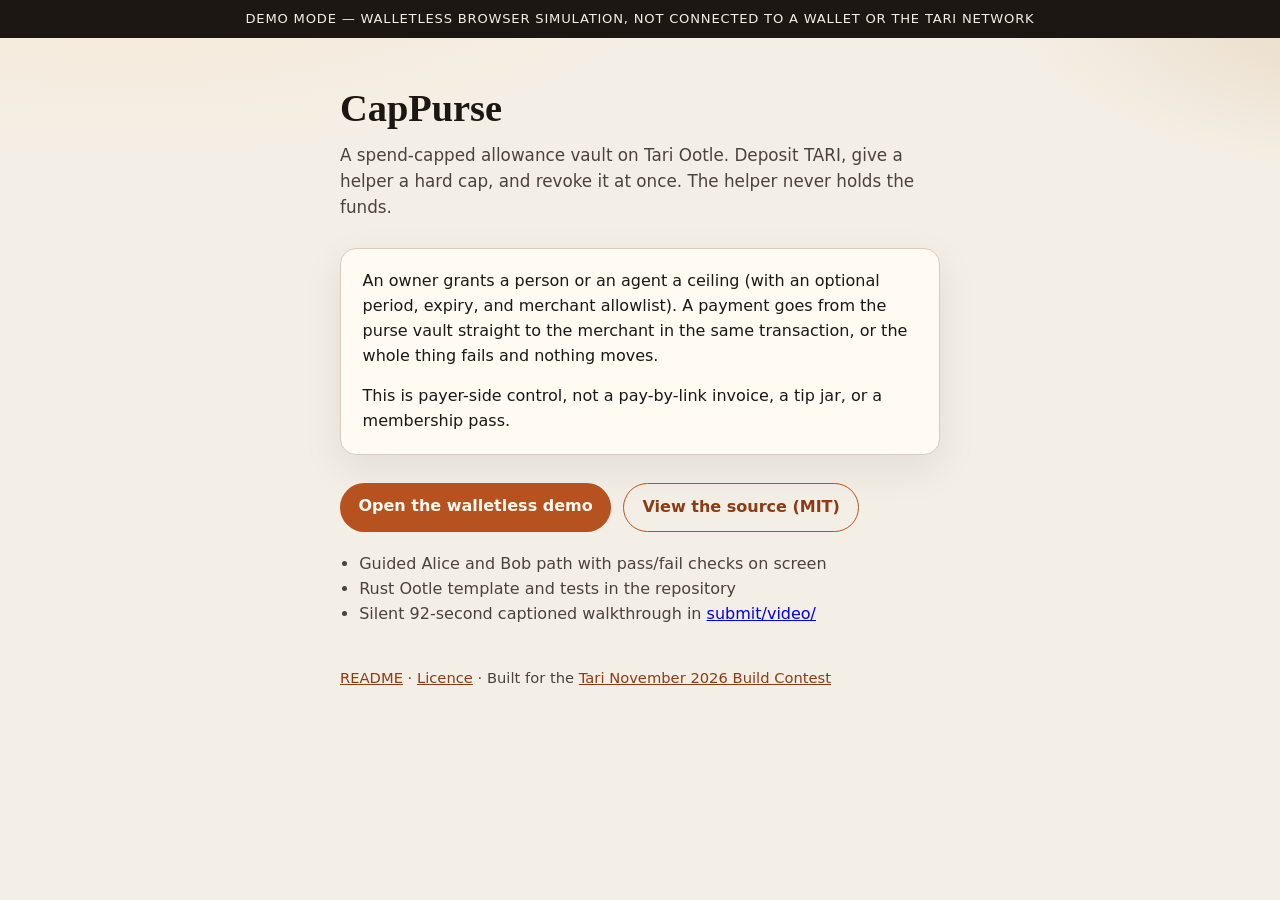
<file: index.html>
<!DOCTYPE html>
<html lang="en">
<head>
  <meta charset="utf-8" />
  <meta name="viewport" content="width=device-width, initial-scale=1" />
  <title>CapPurse — a spend-capped allowance vault on Tari Ootle</title>
  <meta name="description" content="CapPurse is a spend-capped allowance vault for Tari Ootle. The helper never takes custody. Open the walletless demo." />
  <style>
    :root {
      --ink: #1c1712;
      --ink-soft: #4a433a;
      --paper: #f4efe6;
      --card: #fffaf2;
      --line: #d7cdb8;
      --copper: #b5521f;
      --copper-deep: #8c3b14;
      --green: #2c6b4a;
      --serif: "Iowan Old Style", "Palatino Linotype", Palatino, "Book Antiqua", Georgia, serif;
      --sans: "Source Sans 3", "Segoe UI", "Helvetica Neue", system-ui, sans-serif;
    }
    * { box-sizing: border-box; }
    html, body { margin: 0; padding: 0; }
    body {
      font-family: var(--sans);
      color: var(--ink);
      background:
        radial-gradient(1200px 500px at 10% -10%, #f8e7d2 0%, transparent 50%),
        radial-gradient(900px 400px at 110% 0%, #e8d7c0 0%, transparent 45%),
        var(--paper);
      line-height: 1.55;
      min-height: 100vh;
    }
    .banner {
      background: var(--ink);
      color: var(--paper);
      text-align: center;
      font-size: 0.82rem;
      letter-spacing: 0.06em;
      text-transform: uppercase;
      padding: 0.55rem 1rem;
    }
    main {
      max-width: 40rem;
      margin: 0 auto;
      padding: 3rem 1.25rem 4rem;
    }
    h1 {
      font-family: var(--serif);
      font-weight: 600;
      font-size: 2.4rem;
      line-height: 1.15;
      margin: 0 0 0.75rem;
    }
    .lede { color: var(--ink-soft); font-size: 1.05rem; margin: 0 0 1.75rem; }
    .card {
      background: var(--card);
      border: 1px solid var(--line);
      border-radius: 16px;
      padding: 1.25rem 1.35rem;
      box-shadow: 0 14px 40px rgba(28, 23, 18, 0.08);
    }
    .card p { margin: 0 0 1rem; }
    .card p:last-child { margin-bottom: 0; }
    .actions { display: flex; flex-wrap: wrap; gap: 0.75rem; margin: 1.75rem 0 1.25rem; }
    a.btn {
      display: inline-block;
      background: var(--copper);
      color: #fffaf2;
      text-decoration: none;
      font-weight: 600;
      padding: 0.7rem 1.15rem;
      border-radius: 999px;
    }
    a.btn:hover { background: var(--copper-deep); }
    a.btn.secondary {
      background: transparent;
      color: var(--copper-deep);
      border: 1px solid var(--copper);
    }
    a.btn.secondary:hover { background: #f0d3c0; }
    ul { margin: 0.4rem 0 0; padding-left: 1.2rem; color: var(--ink-soft); }
    footer {
      margin-top: 2.5rem;
      font-size: 0.92rem;
      color: var(--ink-soft);
    }
    footer a { color: var(--copper-deep); }
  </style>
</head>
<body>
  <div class="banner">Demo mode — walletless browser simulation, not connected to a wallet or the Tari network</div>
  <main>
    <h1>CapPurse</h1>
    <p class="lede">A spend-capped allowance vault on Tari Ootle. Deposit TARI, give a helper a hard cap, and revoke it at once. The helper never holds the funds.</p>
    <div class="card">
      <p>An owner grants a person or an agent a ceiling (with an optional period, expiry, and merchant allowlist). A payment goes from the purse vault straight to the merchant in the same transaction, or the whole thing fails and nothing moves.</p>
      <p>This is payer-side control, not a pay-by-link invoice, a tip jar, or a membership pass.</p>
    </div>
    <div class="actions">
      <a class="btn" href="web/">Open the walletless demo</a>
      <a class="btn secondary" href="https://github.com/halfabillion/cappurse">View the source (MIT)</a>
    </div>
    <ul>
      <li>Guided Alice and Bob path with pass/fail checks on screen</li>
      <li>Rust Ootle template and tests in the repository</li>
      <li>Silent 92-second captioned walkthrough in <a href="submit/video/cappurse-guided-demo.mp4">submit/video/</a></li>
    </ul>
    <footer>
      <div><a href="README.md">README</a> · <a href="LICENSE">Licence</a> · Built for the <a href="https://community.tari.com/t/november-build-contest-thread-mvp/520">Tari November 2026 Build Contest</a></div>
    </footer>
  </main>
</body>
</html>
</file>
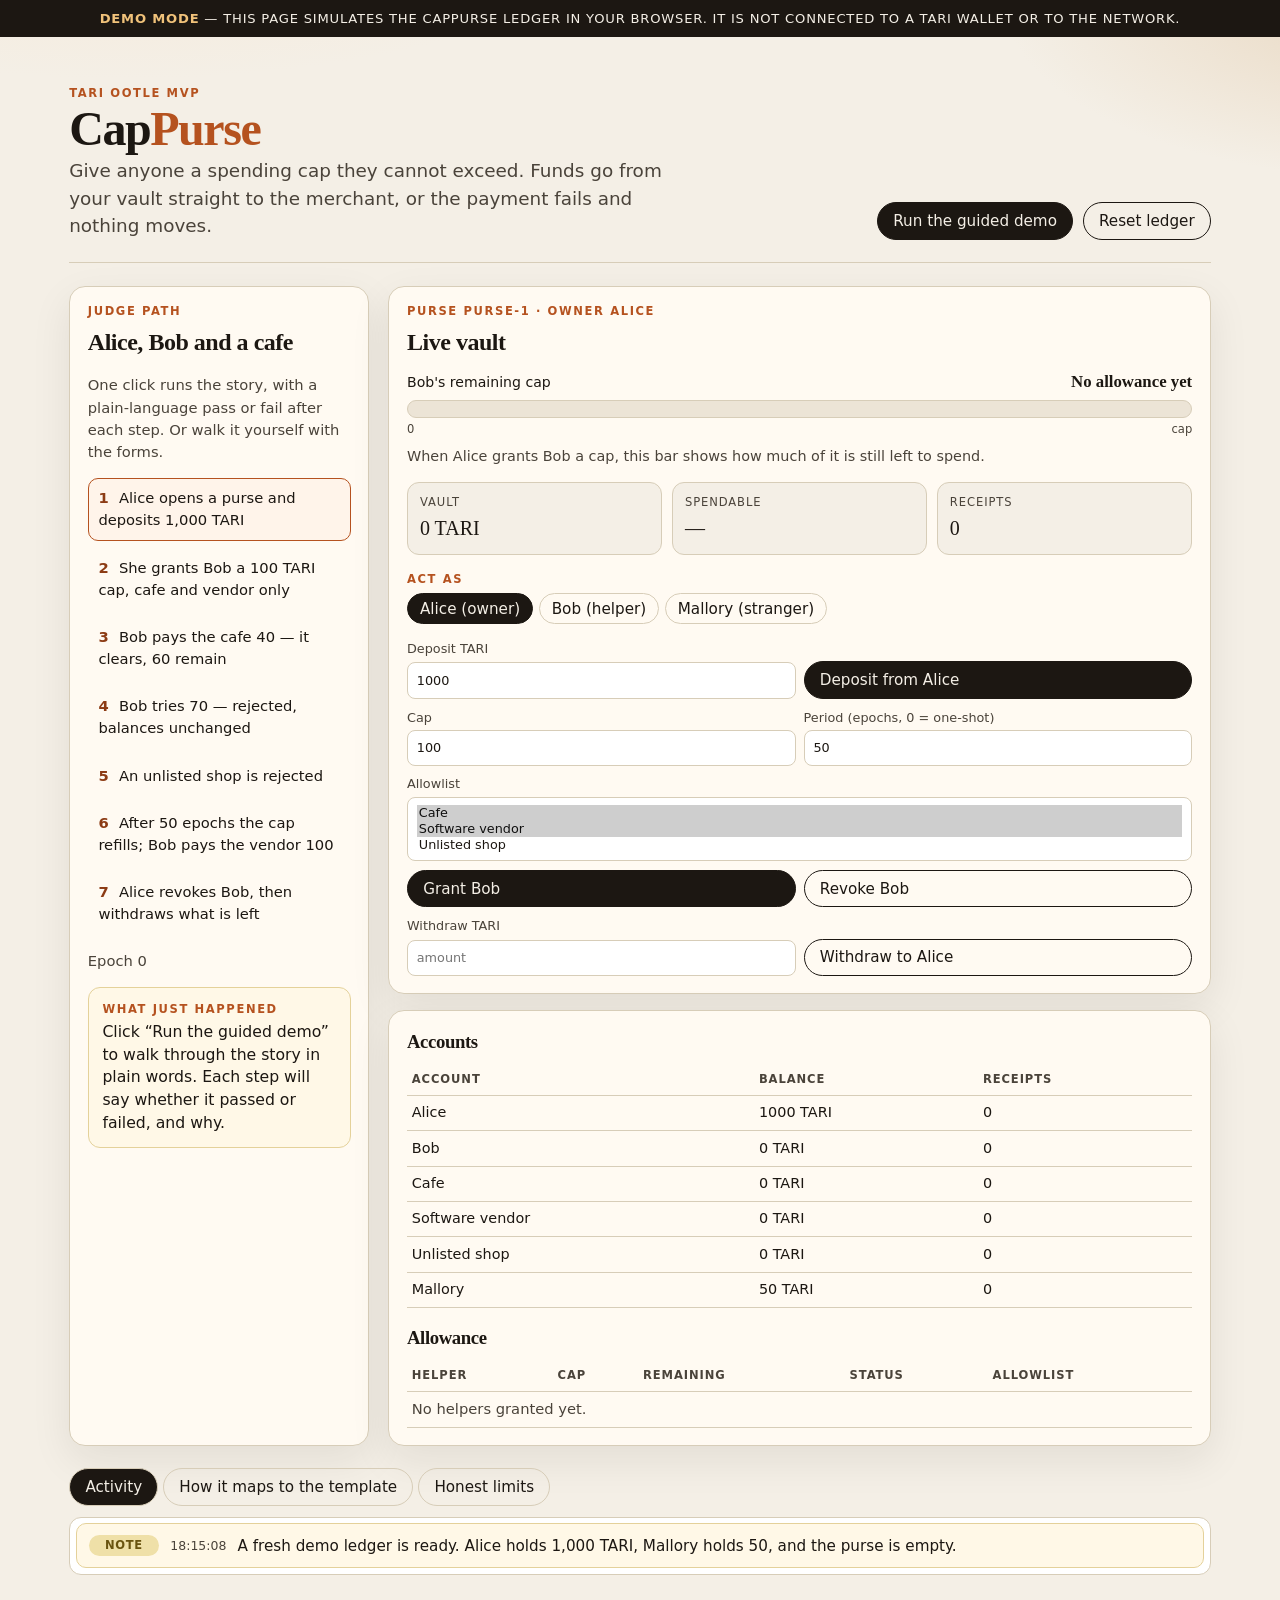
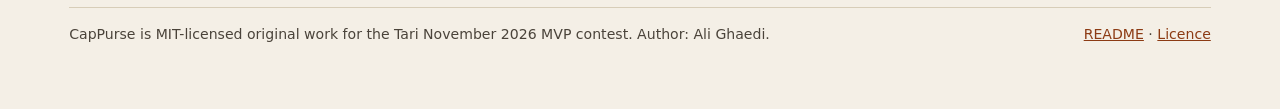
<file: web/index.html>
<!DOCTYPE html>
<html lang="en">
<head>
  <meta charset="utf-8" />
  <meta name="viewport" content="width=device-width, initial-scale=1" />
  <title>CapPurse — hard spending caps on Tari Ootle</title>
  <meta name="description" content="CapPurse is a spend-capped allowance vault on Tari Ootle. Give a person or an agent a cap they cannot exceed." />
  <link rel="stylesheet" href="styles.css" />
</head>
<body>
  <div class="demo-banner">
    <strong>Demo mode</strong> — this page simulates the CapPurse ledger in your browser. It is not connected to a Tari wallet or to the network.
  </div>
  <div class="wrap">
    <header class="hero">
      <div>
        <div class="kicker">Tari Ootle MVP</div>
        <h1 class="wordmark">Cap<span>Purse</span></h1>
        <p class="tagline">Give anyone a spending cap they cannot exceed. Funds go from your vault straight to the merchant, or the payment fails and nothing moves.</p>
      </div>
      <div class="hero-actions">
        <button type="button" id="run-demo">Run the guided demo</button>
        <button type="button" class="secondary" id="reset">Reset ledger</button>
      </div>
    </header>

    <div class="grid">
      <aside class="card">
        <div class="kicker">Judge path</div>
        <h2>Alice, Bob and a cafe</h2>
        <p class="muted">One click runs the story, with a plain-language pass or fail after each step. Or walk it yourself with the forms.</p>
        <ol class="steps" id="steps">
          <li data-step="0"><span class="n">1</span> Alice opens a purse and deposits 1,000 TARI</li>
          <li data-step="1"><span class="n">2</span> She grants Bob a 100 TARI cap, cafe and vendor only</li>
          <li data-step="2"><span class="n">3</span> Bob pays the cafe 40 — it clears, 60 remain</li>
          <li data-step="3"><span class="n">4</span> Bob tries 70 — rejected, balances unchanged</li>
          <li data-step="4"><span class="n">5</span> An unlisted shop is rejected</li>
          <li data-step="5"><span class="n">6</span> After 50 epochs the cap refills; Bob pays the vendor 100</li>
          <li data-step="6"><span class="n">7</span> Alice revokes Bob, then withdraws what is left</li>
        </ol>
        <p class="muted" id="epoch-label">Epoch 0</p>
        <div class="narration info" id="narration" aria-live="polite">
          <div class="kicker">What just happened</div>
          <p id="narration-text">Click “Run the guided demo” to walk through the story in plain words. Each step will say whether it passed or failed, and why.</p>
        </div>
      </aside>

      <section>
        <div class="card">
          <div class="kicker" id="purse-kicker">Purse</div>
          <h2>Live vault</h2>
          <div class="meter-wrap" id="meter-wrap">
            <div class="meter-label">
              <span id="meter-title">Bob's remaining cap</span>
              <strong id="meter-text">No allowance yet</strong>
            </div>
            <div class="meter" id="meter" role="progressbar" aria-valuemin="0" aria-valuemax="100" aria-valuenow="0" aria-label="Bob's remaining spending cap">
              <i id="meter-bar"></i>
            </div>
            <div class="meter-scale"><span>0</span><span id="meter-cap-label">cap</span></div>
            <p class="meter-hint" id="meter-hint">When Alice grants Bob a cap, this bar shows how much of it is still left to spend.</p>
          </div>
          <div class="stats">
            <div class="stat"><div class="lbl">Vault</div><div class="val" id="stat-vault">0 TARI</div></div>
            <div class="stat"><div class="lbl">Spendable</div><div class="val" id="stat-spendable">0 TARI</div></div>
            <div class="stat"><div class="lbl">Receipts</div><div class="val" id="stat-receipts">0</div></div>
          </div>

          <div class="kicker">Act as</div>
          <div class="roles" id="roles"></div>

          <form class="panel" id="form-alice">
            <div class="row">
              <label>Deposit TARI
                <input name="deposit" value="1000" />
              </label>
              <label>&nbsp;
                <button type="submit" name="do" value="deposit">Deposit from Alice</button>
              </label>
            </div>
            <div class="row">
              <label>Cap
                <input name="cap" value="100" />
              </label>
              <label>Period (epochs, 0 = one-shot)
                <input name="period" value="50" />
              </label>
            </div>
            <label>Allowlist
              <select name="allowlist" multiple size="3">
                <option value="cafe" selected>Cafe</option>
                <option value="vendor" selected>Software vendor</option>
                <option value="shop">Unlisted shop</option>
              </select>
            </label>
            <div class="row">
              <button type="submit" name="do" value="grant">Grant Bob</button>
              <button type="submit" name="do" value="revoke" class="secondary">Revoke Bob</button>
            </div>
            <div class="row">
              <label>Withdraw TARI
                <input name="withdraw" value="" placeholder="amount" />
              </label>
              <label>&nbsp;
                <button type="submit" name="do" value="withdraw" class="secondary">Withdraw to Alice</button>
              </label>
            </div>
          </form>

          <form class="panel" id="form-bob">
            <div class="row">
              <label>Amount
                <input name="amount" value="40" />
              </label>
              <label>Merchant
                <select name="merchant">
                  <option value="cafe">Cafe</option>
                  <option value="vendor">Software vendor</option>
                  <option value="shop">Unlisted shop</option>
                </select>
              </label>
            </div>
            <label>Memo
              <input name="memo" value="lunch" maxlength="128" />
            </label>
            <button type="submit">Spend from the purse</button>
            <p class="muted">Bob never holds the funds. A successful spend pays the merchant and returns Bob a receipt.</p>
          </form>

          <form class="panel" id="form-mallory">
            <p class="muted">Mallory is not a helper on this purse. Any spend she tries should fail. She can still top up the vault from her own balance.</p>
            <div class="row">
              <label>Top up TARI
                <input name="deposit" value="10" />
              </label>
              <button type="submit" name="do" value="deposit">Deposit as Mallory</button>
            </div>
            <button type="submit" name="do" value="spend" class="secondary">Try to spend 10 at the cafe</button>
          </form>
        </div>

        <div class="card" style="margin-top:1rem;">
          <h3>Accounts</h3>
          <div class="table-wrap"><table id="accounts"><thead><tr><th>Account</th><th>Balance</th><th>Receipts</th></tr></thead><tbody></tbody></table></div>
          <h3 style="margin-top:1rem;">Allowance</h3>
          <div class="table-wrap"><table id="allowance"><thead><tr><th>Helper</th><th>Cap</th><th>Remaining</th><th>Status</th><th>Allowlist</th></tr></thead><tbody></tbody></table></div>
        </div>
      </section>
    </div>

    <div class="tabs" role="tablist">
      <button type="button" class="on" data-tab="log">Activity</button>
      <button type="button" data-tab="integrate">How it maps to the template</button>
      <button type="button" data-tab="limits">Honest limits</button>
    </div>
    <div class="tabpage on" id="tab-log">
      <div class="log" id="log" aria-live="polite"></div>
    </div>
    <div class="tabpage card" id="tab-integrate">
      <h2>Each click is a template method</h2>
      <p class="muted">The Rust Ootle template in <code>template/</code> is the on-chain version of the engine this page runs. Engine tests in Node and in <code>tari_template_test_tooling</code> cover the same rules.</p>
      <table>
        <thead><tr><th>UI action</th><th>Template method</th><th>Who can call it</th></tr></thead>
        <tbody>
          <tr><td>Open purse</td><td class="method">CapPurse::new(alloc)</td><td>Signer becomes owner</td></tr>
          <tr><td>Deposit</td><td class="method">deposit(bucket)</td><td>Anyone, TARI only</td></tr>
          <tr><td>Grant Bob</td><td class="method">grant(helper, label, cap, period_epochs, expires_at_epoch, allowlist)</td><td>Owner</td></tr>
          <tr><td>Change cap</td><td class="method">set_cap(helper, new_cap)</td><td>Owner</td></tr>
          <tr><td>Change allowed shops</td><td class="method">set_allowlist(helper, allowlist)</td><td>Owner</td></tr>
          <tr><td>Bob spends</td><td class="method">spend(amount, merchant, memo) → receipt NFT</td><td>The helper (checked inside the method)</td></tr>
          <tr><td>Revoke</td><td class="method">revoke(helper)</td><td>Owner</td></tr>
          <tr><td>Undo revoke</td><td class="method">reactivate(helper)</td><td>Owner, only before expiry</td></tr>
          <tr><td>Withdraw</td><td class="method">withdraw(amount) → Bucket</td><td>Owner</td></tr>
          <tr><td>Read balance</td><td class="method">vault_balance()</td><td>Anyone</td></tr>
          <tr><td>Read allowance</td><td class="method">allowance_of(helper) → AllowanceView</td><td>Anyone</td></tr>
          <tr><td>Find receipts</td><td class="method">receipt_resource() → ResourceAddress</td><td>Anyone</td></tr>
          <tr><td>Period refill</td><td class="method">Consensus::current_epoch(), automatic on spend</td><td>—</td></tr>
        </tbody>
      </table>
      <h3 style="margin-top:1rem;">Calling it from a transaction</h3>
      <p class="muted">These are the calls the engine tests in <code>template/tests/engine.rs</code> make. Owner opens and funds a purse in one transaction:</p>
<pre class="code"><code>test.transaction()
    .allocate_component_address("alloc")
    .call_function(template, "new", args![Workspace("alloc")])
    .put_last_instruction_output_on_workspace("purse")
    .call_method(owner.account, "withdraw", args![TARI_TOKEN, DEPOSIT])
    .put_last_instruction_output_on_workspace("funds")
    .call_method("purse", "deposit", args![Workspace("funds")])
    .build_and_seal(&amp;owner.secret)</code></pre>
      <p class="muted">The helper spends and keeps the receipt NFT in their own account:</p>
<pre class="code"><code>test.transaction()
    .call_method(purse, "spend", args![FORTY, cafe, "lunch".to_string()])
    .put_last_instruction_output_on_workspace("receipt")
    .call_method(bob.account, "deposit", args![Workspace("receipt")])
    .build_and_seal(&amp;bob.secret)</code></pre>
    </div>
    <div class="tabpage honesty" id="tab-limits">
      <h2>Honest limits</h2>
      <ul>
        <li>This published page is a browser simulation. The template has not been published to Esmeralda or mainnet unless the README says so and links an explorer.</li>
        <li>The template is not audited.</li>
        <li>Spend amounts and memos are public. Private delegated spend is out of scope.</li>
        <li>The cap is a ceiling, not a reserved lock. If the owner withdraws, spendable is <code>min(remaining, vault)</code>.</li>
        <li>Receipt NFTs prove a successful spend. They are not a refund.</li>
        <li>No partial payments, no multi-owner boards, no fiat on-ramp.</li>
      </ul>
    </div>

    <footer>
      <div>CapPurse is MIT-licensed original work for the Tari November 2026 MVP contest. Author: Ali Ghaedi.</div>
      <div><a href="../README.md">README</a> · <a href="../LICENSE">Licence</a></div>
    </footer>
  </div>
  <script src="engine.js"></script>
  <script src="app.js"></script>
</body>
</html>
</file>
<file: web/styles.css>
:root {
  --ink: #1c1712;
  --ink-soft: #4a433a;
  --paper: #f4efe6;
  --paper-2: #ece4d6;
  --card: #fffaf2;
  --line: #d7cdb8;
  --copper: #b5521f;
  --copper-deep: #8c3b14;
  --copper-soft: #f0d3c0;
  --green: #2c6b4a;
  --green-soft: #d8efe3;
  --red: #9b2c2c;
  --red-soft: #f6d6d4;
  --gold: #c9a227;
  --shadow: 0 14px 40px rgba(28, 23, 18, 0.08);
  --serif: "Iowan Old Style", "Palatino Linotype", Palatino, "Book Antiqua", Georgia, serif;
  --sans: "Source Sans 3", "Segoe UI", "Helvetica Neue", system-ui, sans-serif;
  --mono: "IBM Plex Mono", "ui-monospace", Menlo, Consolas, monospace;
}

* { box-sizing: border-box; }
html, body { margin: 0; padding: 0; }
body {
  font-family: var(--sans);
  color: var(--ink);
  background:
    radial-gradient(1200px 500px at 10% -10%, #f8e7d2 0%, transparent 50%),
    radial-gradient(900px 400px at 110% 0%, #e8d7c0 0%, transparent 45%),
    var(--paper);
  line-height: 1.5;
  min-height: 100vh;
}

.demo-banner {
  background: var(--ink);
  color: var(--paper);
  text-align: center;
  font-size: 0.82rem;
  letter-spacing: 0.06em;
  text-transform: uppercase;
  padding: 0.55rem 1rem;
}
.demo-banner strong { color: #f0c27a; font-weight: 700; }

.wrap { max-width: 1180px; margin: 0 auto; padding: 1.4rem 1.2rem 4rem; }

header.hero {
  display: grid;
  grid-template-columns: 1fr auto;
  gap: 1.5rem;
  align-items: end;
  padding: 1.6rem 0 1.4rem;
  border-bottom: 1px solid var(--line);
}
.wordmark {
  font-family: var(--serif);
  font-size: 3rem;
  line-height: 0.95;
  margin: 0 0 0.35rem;
  letter-spacing: -0.03em;
}
.wordmark span { color: var(--copper); }
.tagline { margin: 0; font-size: 1.15rem; color: var(--ink-soft); max-width: 38rem; }
.hero-actions { display: flex; gap: 0.6rem; flex-wrap: wrap; justify-content: flex-end; }

button, .btn {
  font-family: var(--sans);
  font-size: 0.95rem;
  border: 1px solid var(--ink);
  background: var(--ink);
  color: var(--paper);
  padding: 0.55rem 0.95rem;
  border-radius: 999px;
  cursor: pointer;
  text-decoration: none;
  display: inline-flex;
  align-items: center;
  gap: 0.4rem;
}
button.secondary, a.btn.secondary {
  background: transparent;
  color: var(--ink);
}
button:hover, .btn:hover { background: var(--copper-deep); border-color: var(--copper-deep); color: #fff; }
button.secondary:hover, a.btn.secondary:hover { background: var(--copper-soft); color: var(--ink); border-color: var(--copper); }
button:disabled { opacity: 0.45; cursor: not-allowed; }

.grid {
  display: grid;
  grid-template-columns: 300px 1fr;
  gap: 1.2rem;
  margin-top: 1.4rem;
}


.card {
  background: var(--card);
  border: 1px solid var(--line);
  border-radius: 16px;
  box-shadow: var(--shadow);
  padding: 1.05rem 1.1rem;
}
.card h2, .card h3 {
  font-family: var(--serif);
  margin: 0 0 0.55rem;
  letter-spacing: -0.02em;
}
.muted { color: var(--ink-soft); font-size: 0.92rem; }
.kicker {
  font-size: 0.72rem;
  letter-spacing: 0.14em;
  text-transform: uppercase;
  color: var(--copper);
  font-weight: 700;
  margin-bottom: 0.2rem;
}

.steps { list-style: none; margin: 0; padding: 0; }
.steps li {
  padding: 0.55rem 0.6rem;
  border-radius: 10px;
  margin-bottom: 0.35rem;
  border: 1px solid transparent;
  font-size: 0.92rem;
}
.steps li.done { background: var(--green-soft); }
.steps li.active { border-color: var(--copper); background: #fff4ea; }
.steps li .n {
  font-weight: 700;
  color: var(--copper-deep);
  margin-right: 0.35rem;
}

.meter-wrap { margin: 0.6rem 0 1rem; }
.meter-label { display: flex; justify-content: space-between; align-items: baseline; gap: 0.75rem; font-size: 0.88rem; margin-bottom: 0.35rem; }
.meter-label strong { font-size: 1.05rem; font-family: var(--serif); font-weight: 700; }
.meter {
  height: 18px;
  background: var(--paper-2);
  border-radius: 99px;
  overflow: hidden;
  border: 1px solid var(--line);
  position: relative;
}
.meter > i {
  display: block;
  height: 100%;
  width: 0%;
  background: linear-gradient(90deg, var(--copper) 0%, var(--gold) 100%);
  transition: width 0.4s ease;
}
.meter-wrap.low .meter > i { background: linear-gradient(90deg, #c47b14 0%, var(--gold) 100%); }
.meter-wrap.empty .meter > i, .meter-wrap.revoked .meter > i {
  background: repeating-linear-gradient(135deg, #c9c0b0 0 6px, #ddd6c8 6px 12px);
}
.meter-scale { display: flex; justify-content: space-between; font-size: 0.72rem; color: var(--ink-soft); margin-top: 0.2rem; }
.meter-hint { margin: 0.45rem 0 0; font-size: 0.9rem; color: var(--ink-soft); line-height: 1.4; }
.narration {
  margin-top: 0.9rem;
  padding: 0.8rem 0.85rem;
  border-radius: 12px;
  border: 1px solid var(--line);
  background: var(--paper);
}
.narration p { margin: 0; font-size: 0.98rem; line-height: 1.45; }
.narration.pass, .narration.ok { background: var(--green-soft); border-color: #b7ddc7; }
.narration.fail, .narration.err { background: var(--red-soft); border-color: #ebc4c2; }
.narration.info { background: #fff8e7; border-color: #e4d19a; }
.table-wrap { overflow-x: auto; -webkit-overflow-scrolling: touch; }
.stats {
  display: grid;
  grid-template-columns: repeat(3, 1fr);
  gap: 0.6rem;
  margin-bottom: 1rem;
}
.stat {
  background: var(--paper);
  border: 1px solid var(--line);
  border-radius: 12px;
  padding: 0.7rem 0.75rem;
}
.stat .lbl { font-size: 0.72rem; letter-spacing: 0.08em; text-transform: uppercase; color: var(--ink-soft); }
.stat .val { font-family: var(--serif); font-size: 1.25rem; margin-top: 0.1rem; }

.roles { display: flex; gap: 0.35rem; flex-wrap: wrap; margin: 0.3rem 0 0.9rem; }
.roles button {
  background: transparent;
  color: var(--ink);
  border-color: var(--line);
  padding: 0.35rem 0.75rem;
}
.roles button.on { background: var(--ink); color: var(--paper); border-color: var(--ink); }

form.panel { display: none; }
form.panel.on { display: grid; gap: 0.55rem; }
label { font-size: 0.8rem; color: var(--ink-soft); display: grid; gap: 0.2rem; }
input, select, textarea {
  font: inherit;
  padding: 0.45rem 0.55rem;
  border: 1px solid var(--line);
  border-radius: 8px;
  background: #fff;
  color: var(--ink);
}
.row { display: grid; grid-template-columns: 1fr 1fr; gap: 0.5rem; }

.log {
  max-height: 360px;
  overflow: auto;
  background: #fff;
  border: 1px solid var(--line);
  border-radius: 12px;
  padding: 0.35rem;
  margin: 0;
  display: flex;
  flex-direction: column;
  gap: 0.35rem;
}
.log-item {
  display: grid;
  grid-template-columns: auto auto 1fr;
  gap: 0.55rem 0.7rem;
  align-items: start;
  padding: 0.65rem 0.75rem;
  border-radius: 10px;
  background: var(--paper);
  border: 1px solid var(--line);
  color: var(--ink);
  font-size: 0.95rem;
  line-height: 1.45;
}
.log-item time {
  font-variant-numeric: tabular-nums;
  font-size: 0.78rem;
  color: var(--ink-soft);
  padding-top: 0.15rem;
}
.log-badge {
  display: inline-block;
  min-width: 4.4rem;
  text-align: center;
  font-size: 0.72rem;
  font-weight: 700;
  letter-spacing: 0.06em;
  text-transform: uppercase;
  padding: 0.15rem 0.45rem;
  border-radius: 999px;
  background: var(--paper-2);
  color: var(--ink-soft);
}
.log-item p { margin: 0; }
.log-item.ok { background: #f3fbf6; border-color: #c9e6d5; }
.log-item.ok .log-badge { background: var(--green-soft); color: var(--green); }
.log-item.pass { background: var(--green-soft); border-color: #b7ddc7; }
.log-item.pass .log-badge { background: var(--green); color: #fff; }
.log-item.err, .log-item.fail { background: #fff4f3; border-color: #ebc4c2; }
.log-item.err .log-badge, .log-item.fail .log-badge { background: var(--red); color: #fff; }
.log-item.info { background: #fff8e7; border-color: #e4d19a; }
.log-item.info .log-badge { background: #efe0a8; color: #6a5410; }

table { width: 100%; border-collapse: collapse; font-size: 0.9rem; }
th, td { text-align: left; padding: 0.4rem 0.3rem; border-bottom: 1px solid var(--line); vertical-align: top; }
th { font-size: 0.72rem; letter-spacing: 0.08em; text-transform: uppercase; color: var(--ink-soft); font-weight: 600; }
.pill {
  display: inline-block;
  padding: 0.05rem 0.45rem;
  border-radius: 999px;
  font-size: 0.75rem;
  background: var(--paper-2);
}
.pill.ok { background: var(--green-soft); color: var(--green); }
.pill.bad { background: var(--red-soft); color: var(--red); }

.tabs { display: flex; gap: 0.3rem; margin: 1.4rem 0 0.7rem; }
.tabs button { background: transparent; color: var(--ink); border-color: var(--line); }
.tabs button.on { background: var(--ink); color: var(--paper); }
.tabpage { display: none; }
.tabpage.on { display: block; }

.honesty {
  background: #fff8e7;
  border: 1px solid #e4d19a;
  border-radius: 14px;
  padding: 0.9rem 1rem;
  margin-top: 1.2rem;
  font-size: 0.92rem;
}
code { font-family: var(--mono); font-size: 0.86em; background: var(--paper-2); padding: 0.05rem 0.3rem; border-radius: 4px; }
.method { font-family: var(--mono); font-size: 0.85rem; }
footer {
  margin-top: 2rem;
  padding-top: 1rem;
  border-top: 1px solid var(--line);
  color: var(--ink-soft);
  font-size: 0.88rem;
  display: flex;
  justify-content: space-between;
  gap: 1rem;
  flex-wrap: wrap;
}
a { color: var(--copper-deep); }

@media (max-width: 880px) {
  .wrap { padding: 0.9rem 0.85rem 3rem; }
  .demo-banner {
    font-size: 0.84rem;
    letter-spacing: 0.02em;
    text-transform: none;
    text-align: left;
    line-height: 1.4;
    padding: 0.65rem 0.9rem;
  }
  header.hero, .grid { grid-template-columns: 1fr; }
  header.hero { gap: 0.9rem; padding: 1rem 0 1rem; }
  .wordmark { font-size: 2.15rem; }
  .tagline { font-size: 1.02rem; }
  .hero-actions { justify-content: stretch; }
  .hero-actions button { flex: 1 1 100%; justify-content: center; min-height: 44px; }
  .stats { grid-template-columns: 1fr; }
  .stat .val { font-size: 1.15rem; }
  .row { grid-template-columns: 1fr; }
  form.panel button { min-height: 44px; justify-content: center; }
  input, select, textarea { font-size: 16px; width: 100%; }
  .roles button { min-height: 40px; }
  .tabs { flex-wrap: wrap; }
  .tabs button { flex: 1 1 auto; justify-content: center; min-height: 40px; }
  .log-item { grid-template-columns: auto 1fr; }
  .log-item time { grid-column: 2; padding-top: 0; }
  .table-wrap { margin: 0 -0.15rem; }
  table { font-size: 0.86rem; }
  footer { flex-direction: column; }
}

/* Integrate tab code samples */
pre.code { background: rgba(0,0,0,.35); border-radius: 8px; padding: .75rem 1rem; overflow-x: auto; font-size: .85rem; line-height: 1.45; }
pre.code code { white-space: pre; }
</file>
